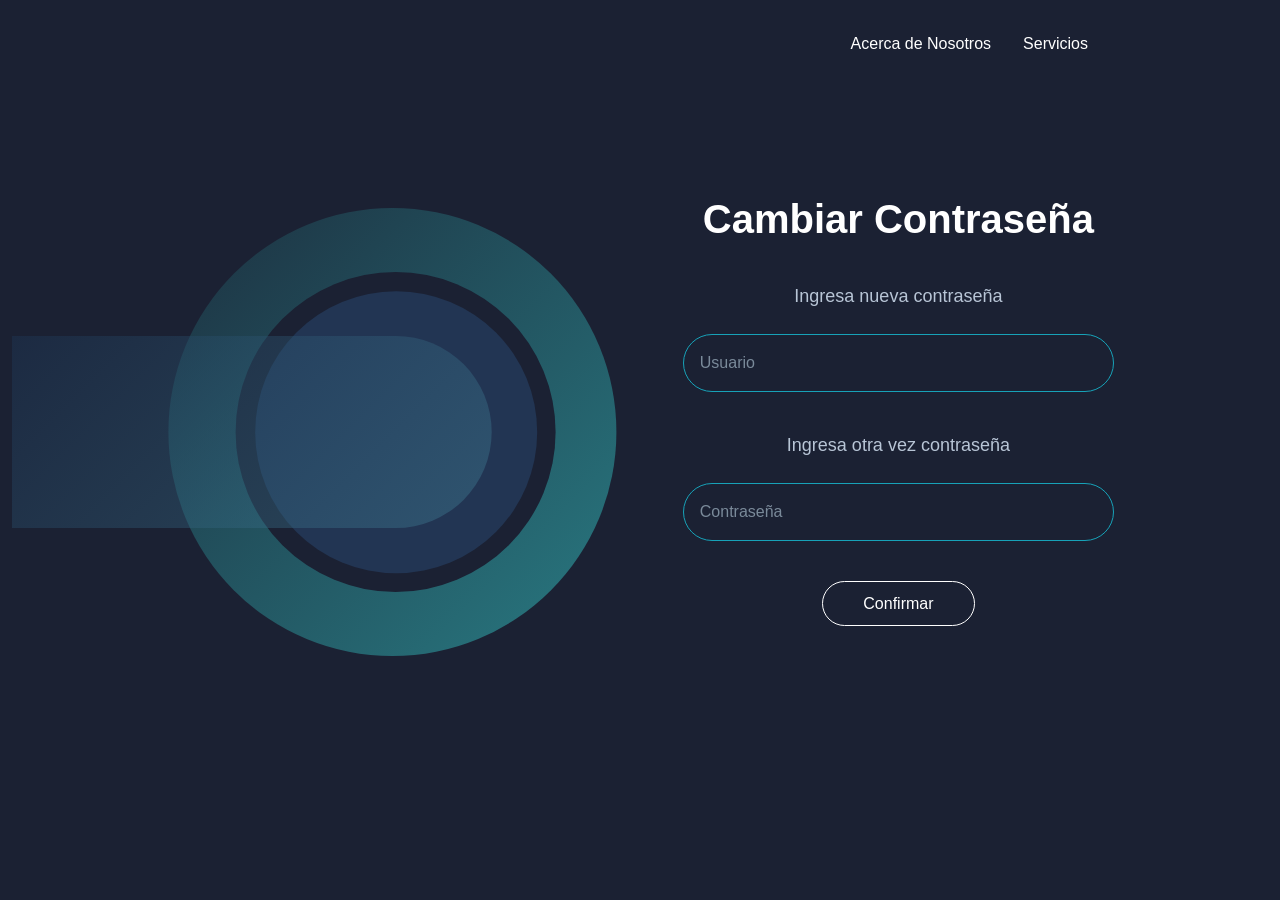
<file: change.html>
<!DOCTYPE html>
<html lang="es">
<head>
  <meta charset="UTF-8">
  <meta name="viewport" content="width=device-width, initial-scale=1.0">
  <title>Iniciar Sesión</title>

  <!-- Bootstrap CSS -->
  <link href="https://cdn.jsdelivr.net/npm/bootstrap@5.3.3/dist/css/bootstrap.min.css" rel="stylesheet">

  <!-- CSS personalizado -->
  <link rel="stylesheet" href="css/style_change.css">
</head>
<body>
  <!-- Navbar -->
  <nav class="navbar">
    <div class="navbar-container">
      <ul class="navbar-links">
        <li><a href="#about">Acerca de Nosotros</a></li>
        <li><a href="#services">Servicios</a></li>
      </ul>
    </div>
  </nav>

  <!-- Main Section -->
  <div class="container-fluid">
    <div class="row">
        <!-- Decorative Circles -->
      <div class="col-xl-6">
        <div class="decoration">
          <div class="circle circle-outer"></div>
          <div class="circle circle-middle"></div>
          <div class="circle circle-inner"></div>
          <div class="circle circle-last"></div>
          <div class="Line line-last"></div>
        </div>
    
      </div>

      <!-- Login Section -->
      <div class="col-xl-6">

        <div class="login-section">
            <h1>Cambiar Contraseña</h1>
            <br>
            <p class="subtitle">Ingresa nueva contraseña</p>
            <div class="input-group">
              <input type="text" id="username" placeholder="Usuario" required>
            </div>
            <br>
            <p class="subtitle">Ingresa otra vez contraseña</p>
            <div class="input-group">
              <input type="password" id="password" placeholder="Contraseña" required>
            </div>
            <br>

            <div class="button-container">
              <a href="index.html">
                <button type="submit">Confirmar</button>
              </a>
            </div>
        
        </div>
      </div>

    </div>

  </div>
</body>
</html>
</file>
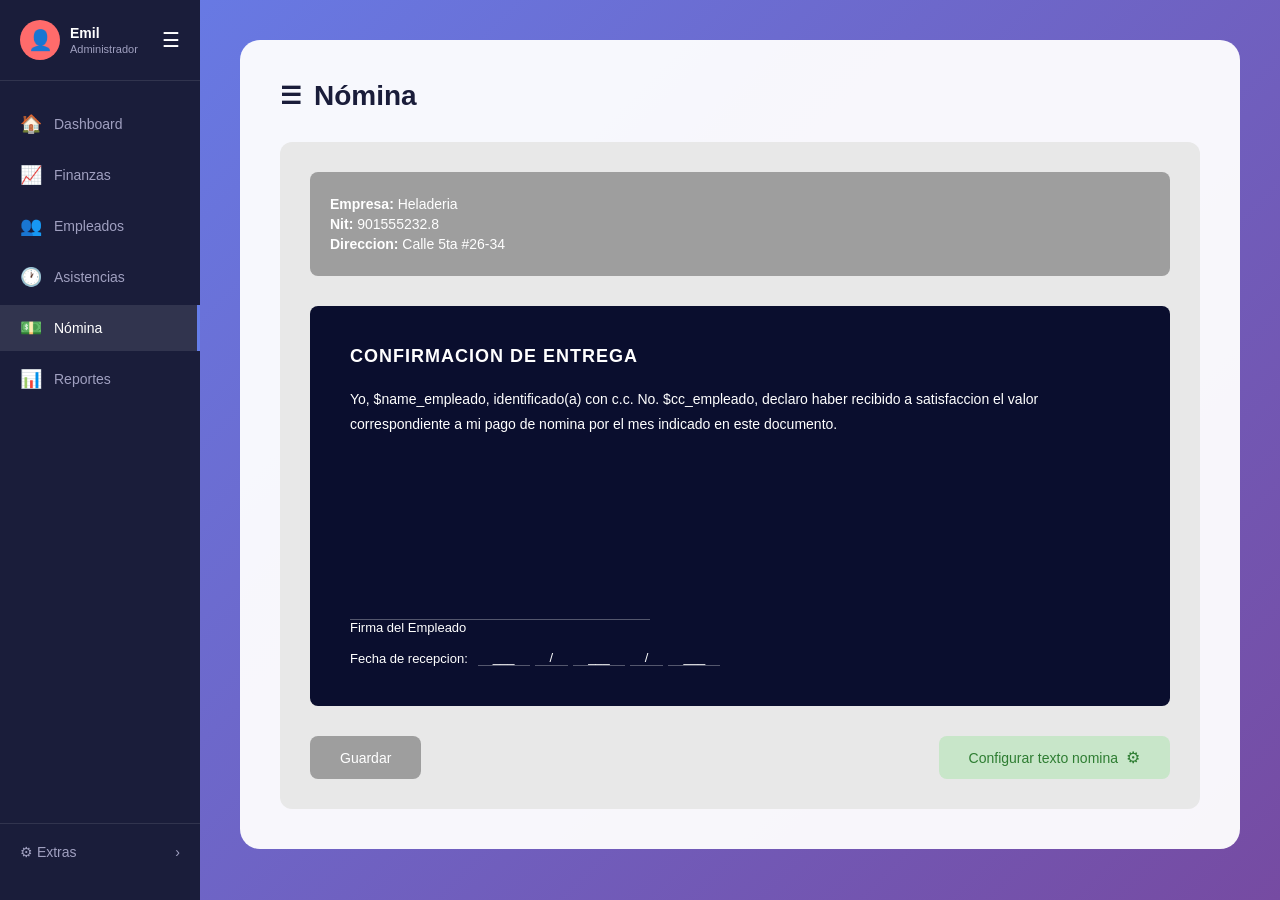
<file: administrador/config_nomina.html>
<!DOCTYPE html>
<html lang="es">
<head>
    <meta charset="UTF-8">
    <meta name="viewport" content="width=device-width, initial-scale=1.0">
    <title>Nómina - Sistema de Asistencias</title>
    <style>
        * {
            margin: 0;
            padding: 0;
            box-sizing: border-box;
        }

        body {
            font-family: -apple-system, BlinkMacSystemFont, 'Segoe UI', Roboto, Oxygen, Ubuntu, Cantarell, sans-serif;
            background: linear-gradient(135deg, #667eea 0%, #764ba2 100%);
            min-height: 100vh;
            display: flex;
        }

        /* Sidebar */
        .sidebar {
            width: 200px;
            background: #1a1d3a;
            color: #fff;
            padding: 20px 0;
            display: flex;
            flex-direction: column;
            position: fixed;
            height: 100vh;
            left: 0;
            top: 0;
        }

        .user-profile {
            display: flex;
            align-items: center;
            padding: 0 20px 20px;
            border-bottom: 1px solid rgba(255, 255, 255, 0.1);
            margin-bottom: 20px;
        }

        .user-avatar {
            width: 40px;
            height: 40px;
            border-radius: 50%;
            background: #ff6b6b;
            display: flex;
            align-items: center;
            justify-content: center;
            font-size: 20px;
            margin-right: 10px;
        }

        .user-info h3 {
            font-size: 14px;
            font-weight: 600;
            margin-bottom: 2px;
        }

        .user-info p {
            font-size: 11px;
            color: #a0a0c0;
        }

        .menu-toggle {
            margin-left: auto;
            background: none;
            border: none;
            color: white;
            font-size: 20px;
            cursor: pointer;
        }

        .nav-menu {
            list-style: none;
            flex: 1;
        }

        .nav-item {
            margin-bottom: 5px;
        }

        .nav-link {
            display: flex;
            align-items: center;
            padding: 12px 20px;
            color: #a0a0c0;
            text-decoration: none;
            transition: all 0.3s;
            font-size: 14px;
        }

        .nav-link:hover {
            background: rgba(255, 255, 255, 0.05);
            color: #fff;
        }

        .nav-link.active {
            background: rgba(255, 255, 255, 0.1);
            color: #fff;
            border-right: 3px solid #667eea;
        }

        .nav-icon {
            margin-right: 12px;
            font-size: 18px;
        }

        .extras-section {
            margin-top: auto;
            padding: 20px;
            border-top: 1px solid rgba(255, 255, 255, 0.1);
        }

        .extras-link {
            display: flex;
            align-items: center;
            justify-content: space-between;
            color: #a0a0c0;
            text-decoration: none;
            font-size: 14px;
        }

        /* Main Content */
        .main-content {
            margin-left: 200px;
            flex: 1;
            padding: 40px;
        }

        .content-wrapper {
            background: rgba(255, 255, 255, 0.95);
            border-radius: 20px;
            padding: 40px;
            max-width: 1200px;
            margin: 0 auto;
        }

        .page-header {
            display: flex;
            align-items: center;
            margin-bottom: 30px;
        }

        .page-header h1 {
            font-size: 28px;
            color: #1a1d3a;
            display: flex;
            align-items: center;
        }

        .page-header h1::before {
            content: '☰';
            margin-right: 12px;
            font-size: 24px;
        }

        /* Document Container */
        .document-container {
            background: #e8e8e8;
            border-radius: 12px;
            padding: 30px;
        }

        .company-info {
            background: #9e9e9e;
            color: white;
            padding: 20px;
            border-radius: 8px;
            margin-bottom: 30px;
        }

        .company-info p {
            margin: 4px 0;
            font-size: 14px;
        }

        /* Document Section */
        .document-section {
            background: #0a0e2e;
            color: white;
            padding: 40px;
            border-radius: 8px;
            min-height: 400px;
            position: relative;
        }

        .document-title {
            font-size: 18px;
            font-weight: 700;
            margin-bottom: 20px;
            letter-spacing: 1px;
        }

        .document-text {
            line-height: 1.8;
            font-size: 14px;
            margin-bottom: 80px;
        }

        .signature-section {
            position: absolute;
            bottom: 40px;
            left: 40px;
            right: 40px;
        }

        .signature-line {
            margin-bottom: 15px;
        }

        .signature-line p {
            font-size: 13px;
            margin-bottom: 5px;
        }

        .line {
            border-bottom: 1px solid rgba(255, 255, 255, 0.3);
            width: 300px;
            margin-top: 60px;
        }

        .date-line {
            display: flex;
            align-items: center;
            gap: 10px;
            font-size: 13px;
        }

        .date-input {
            display: inline-flex;
            gap: 5px;
        }

        .date-input span {
            border-bottom: 1px solid rgba(255, 255, 255, 0.3);
            padding: 0 15px;
        }

        /* Action Buttons */
        .action-buttons {
            display: flex;
            justify-content: space-between;
            margin-top: 30px;
        }

        .btn {
            padding: 12px 30px;
            border: none;
            border-radius: 8px;
            font-size: 14px;
            font-weight: 500;
            cursor: pointer;
            transition: all 0.3s;
            display: flex;
            align-items: center;
            gap: 8px;
        }

        .btn-save {
            background: #9e9e9e;
            color: white;
        }

        .btn-save:hover {
            background: #7e7e7e;
        }

        .btn-configure {
            background: #c8e6c9;
            color: #2e7d32;
        }

        .btn-configure:hover {
            background: #a5d6a7;
        }

        .btn-configure::after {
            content: '⚙';
            font-size: 16px;
        }

        /* Responsive */
        @media (max-width: 768px) {
            .sidebar {
                width: 60px;
            }

            .main-content {
                margin-left: 60px;
                padding: 20px;
            }

            .user-info,
            .nav-text {
                display: none;
            }

            .user-profile {
                justify-content: center;
            }

            .nav-link {
                justify-content: center;
            }

            .nav-icon {
                margin-right: 0;
            }
        }
    </style>
</head>
<body>
    <!-- Sidebar -->
    <aside class="sidebar">
        <div class="user-profile">
            <div class="user-avatar">👤</div>
            <div class="user-info">
                <h3>Emil</h3>
                <p>Administrador</p>
            </div>
            <button class="menu-toggle">☰</button>
        </div>

        <nav>
            <ul class="nav-menu">
                <li class="nav-item">
                    <a href="index.html" class="nav-link">
                        <span class="nav-icon">🏠</span>
                        <span class="nav-text">Dashboard</span>
                    </a>
                </li>
                <li class="nav-item">
                    <a href="#" class="nav-link">
                        <span class="nav-icon">📈</span>
                        <span class="nav-text">Finanzas</span>
                    </a>
                </li>
                <li class="nav-item">
                    <a href="#" class="nav-link">
                        <span class="nav-icon">👥</span>
                        <span class="nav-text">Empleados</span>
                    </a>
                </li>
                <li class="nav-item">
                    <a href="index.html" class="nav-link">
                        <span class="nav-icon">🕐</span>
                        <span class="nav-text">Asistencias</span>
                    </a>
                </li>
                <li class="nav-item">
                    <a href="nomina.html" class="nav-link active">
                        <span class="nav-icon">💵</span>
                        <span class="nav-text">Nómina</span>
                    </a>
                </li>
                <li class="nav-item">
                    <a href="#" class="nav-link">
                        <span class="nav-icon">📊</span>
                        <span class="nav-text">Reportes</span>
                    </a>
                </li>
            </ul>
        </nav>

        <div class="extras-section">
            <a href="#" class="extras-link">
                <span>⚙ Extras</span>
                <span>›</span>
            </a>
        </div>
    </aside>

    <!-- Main Content -->
    <main class="main-content">
        <div class="content-wrapper">
            <div class="page-header">
                <h1>Nómina</h1>
            </div>

            <div class="document-container">
                <!-- Company Info -->
                <div class="company-info">
                    <p><strong>Empresa:</strong> Heladeria</p>
                    <p><strong>Nit:</strong> 901555232.8</p>
                    <p><strong>Direccion:</strong> Calle 5ta #26-34</p>
                </div>

                <!-- Document Section -->
                <div class="document-section">
                    <h2 class="document-title">CONFIRMACION DE ENTREGA</h2>
                    
                    <div class="document-text">
                        <p>Yo, $name_empleado, identificado(a) con c.c. No. $cc_empleado, declaro haber recibido a satisfaccion el valor correspondiente a mi pago de nomina por el mes indicado en este documento.</p>
                    </div>

                    <div class="signature-section">
                        <div class="signature-line">
                            <div class="line"></div>
                            <p>Firma del Empleado</p>
                        </div>

                        <div class="date-line">
                            <span>Fecha de recepcion:</span>
                            <div class="date-input">
                                <span>___</span>
                                <span>/</span>
                                <span>___</span>
                                <span>/</span>
                                <span>___</span>
                            </div>
                        </div>
                    </div>
                </div>

                <!-- Action Buttons -->
                <div class="action-buttons">
                    <button class="btn btn-save" onclick="guardarDocumento()">Guardar</button>
                    <button class="btn btn-configure" onclick="configurarTexto()">Configurar texto nomina</button>
                </div>
            </div>
        </div>
    </main>

    <script>
        function guardarDocumento() {
            alert('Documento guardado exitosamente');
            console.log('[v0] Documento de nómina guardado');
        }

        function configurarTexto() {
            const nuevoTexto = prompt('Ingrese el nuevo texto para la confirmación de entrega:', 
                'Yo, $name_empleado, identificado(a) con c.c. No. $cc_empleado, declaro haber recibido a satisfaccion el valor correspondiente a mi pago de nomina por el mes indicado en este documento.');
            
            if (nuevoTexto !== null) {
                document.querySelector('.document-text p').textContent = nuevoTexto;
                console.log('[v0] Texto de nómina actualizado');
                alert('Texto actualizado correctamente');
            }
        }

        // Toggle sidebar on mobile
        document.querySelector('.menu-toggle').addEventListener('click', function() {
            document.querySelector('.sidebar').classList.toggle('collapsed');
        });
    </script>
</body>
</html>
</file>
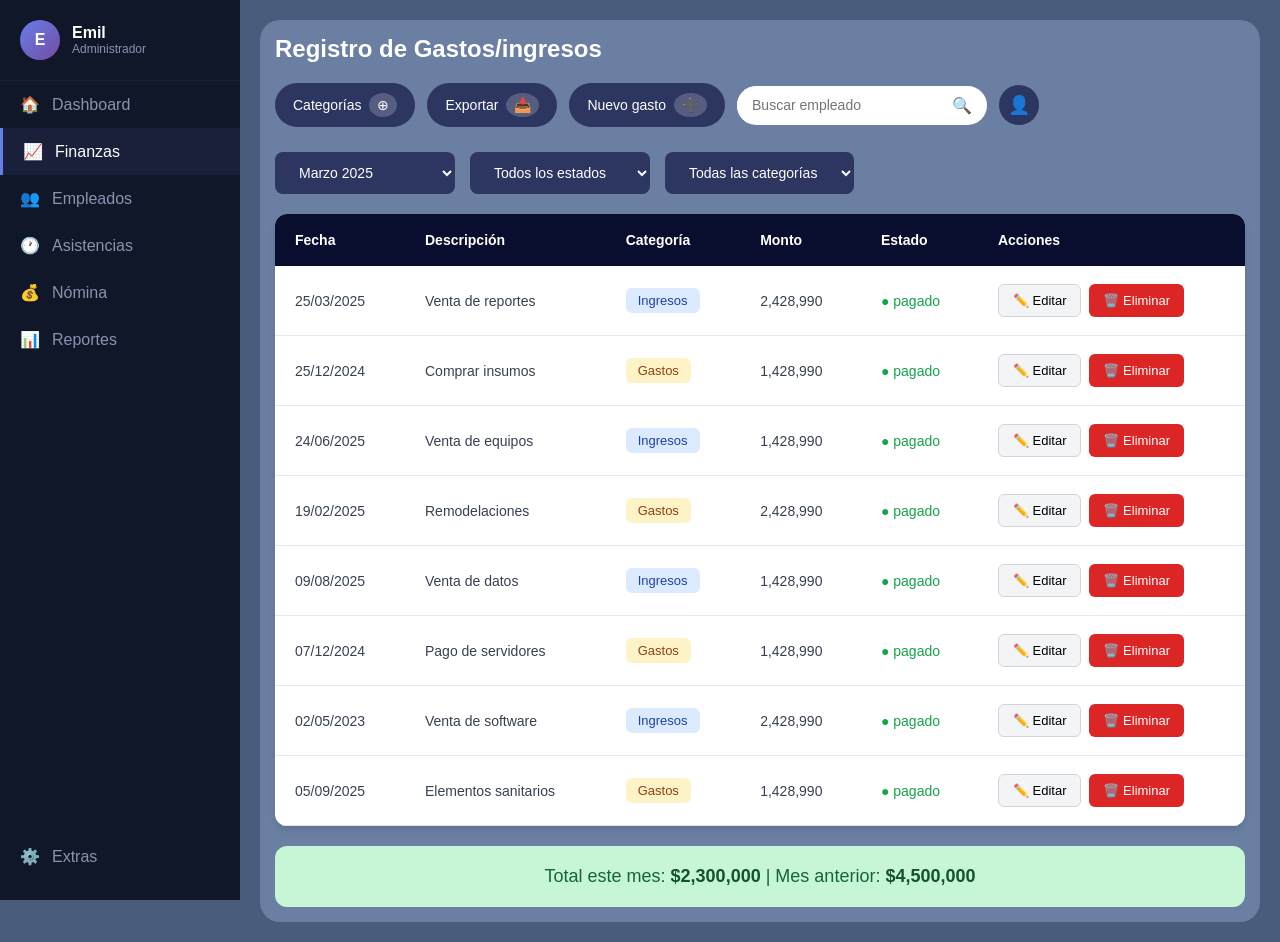
<file: administrador/gestor_finanzas.html>
<!DOCTYPE html>
<html lang="es">
<head>
    <meta charset="UTF-8">
    <meta name="viewport" content="width=device-width, initial-scale=1.0">
    <title>Dashboard - Registro de Gastos/Ingresos</title>
    <link rel="stylesheet" href="../css/style_finanzas.css">
</head>
<body>
    <!-- Sidebar -->
    <aside class="sidebar" id="sidebar">
        <div class="sidebar-header">
            <div class="avatar">E</div>
            <div class="user-info">
                <h3>Emil</h3>
                <p>Administrador</p>
            </div>
            
        </div>
        
        <nav>
            <div class="menu-item" id="Dashboard">
                <span>🏠</span>
                <span>Dashboard</span>
            </div>

            <div class="menu-item active" id="Finanzas" >  
                    <span>📈</span>
                    <span>Finanzas</span>
            </div>
            <div class="menu-item" id="Empleados">
                <span>👥</span>
                <span>Empleados</span>
            </div>
            <div class="menu-item" id="Asistencia">
                <span>🕐</span>
                <span>Asistencias</span>
            </div>
            <div class="menu-item" id="Nomina">
                <span>💰</span>
                <span>Nómina</span>
            </div>
            <div class="menu-item" id="Reportes">
                <span>📊</span>
                <span>Reportes</span>
            </div>
        </nav>

        <div style="position: absolute; bottom: 20px; width: 100%;" id="Extras">
            <div class="menu-item">
                <span>⚙️</span>
                <span>Extras</span>
            </div>
        </div>
    </aside>

    <!-- Main Content -->
    <main class="main-content">
        <div class="content-wrapper">
            <!-- Header -->
            <header class="page-header">
                <h1 class="page-title">
                     Registro de Gastos/ingresos
                </h1>
                <div class="header-actions">
                    <button class="btn btn-secondary">
                        <span>Categorías</span>
                        <span class="badge">⊕</span>
                    </button>
                    <button class="btn btn-secondary">
                        <span>Exportar</span>
                        <span class="badge">📥</span>
                    </button>
                    <button class="btn btn-primary">
                        <span>Nuevo gasto</span>
                        <span class="badge">➕</span>
                    </button>
                    <div class="search-box">
                        <input type="text" placeholder="Buscar empleado" />
                        <button class="search-btn">🔍</button>
                    </div>
                    <button class="user-btn">👤</button>
                </div>
            </header>

            <!-- Filters -->
            <div class="filters">
                <select class="filter-select">
                    <option>Marzo 2025</option>
                    <option>Abril 2025</option>
                    <option>Mayo 2025</option>
                </select>
                <select class="filter-select">
                    <option>Todos los estados</option>
                    <option>Pagado</option>
                    <option>Pendiente</option>
                </select>
                <select class="filter-select">
                    <option>Todas las categorías</option>
                    <option>Ingresos</option>
                    <option>Gastos</option>
                </select>
            </div>

            <!-- Data Table -->
            <div class="table-container">
                <table class="data-table">
                    <thead>
                        <tr>
                            <th>Fecha</th>
                            <th>Descripción</th>
                            <th>Categoría</th>
                            <th>Monto</th>
                            <th>Estado</th>
                            <th>Acciones</th>
                        </tr>
                    </thead>
                        <tbody id="tabla-finanzas">
                        <!-- Los datos se cargan desde JS -->
                        </tbody>
                </table>
            </div>

            <!-- Summary Footer -->
            <div class="summary-footer">
                <div class="summary-text">
                    Total este mes: <strong>$2,300,000</strong> | Mes anterior: <strong>$4,500,000</strong>
                </div>
            </div>
        </div>
    </main>
    <script src="../js/finanzas_admin.js"></script>
</body>
</html>
</file>
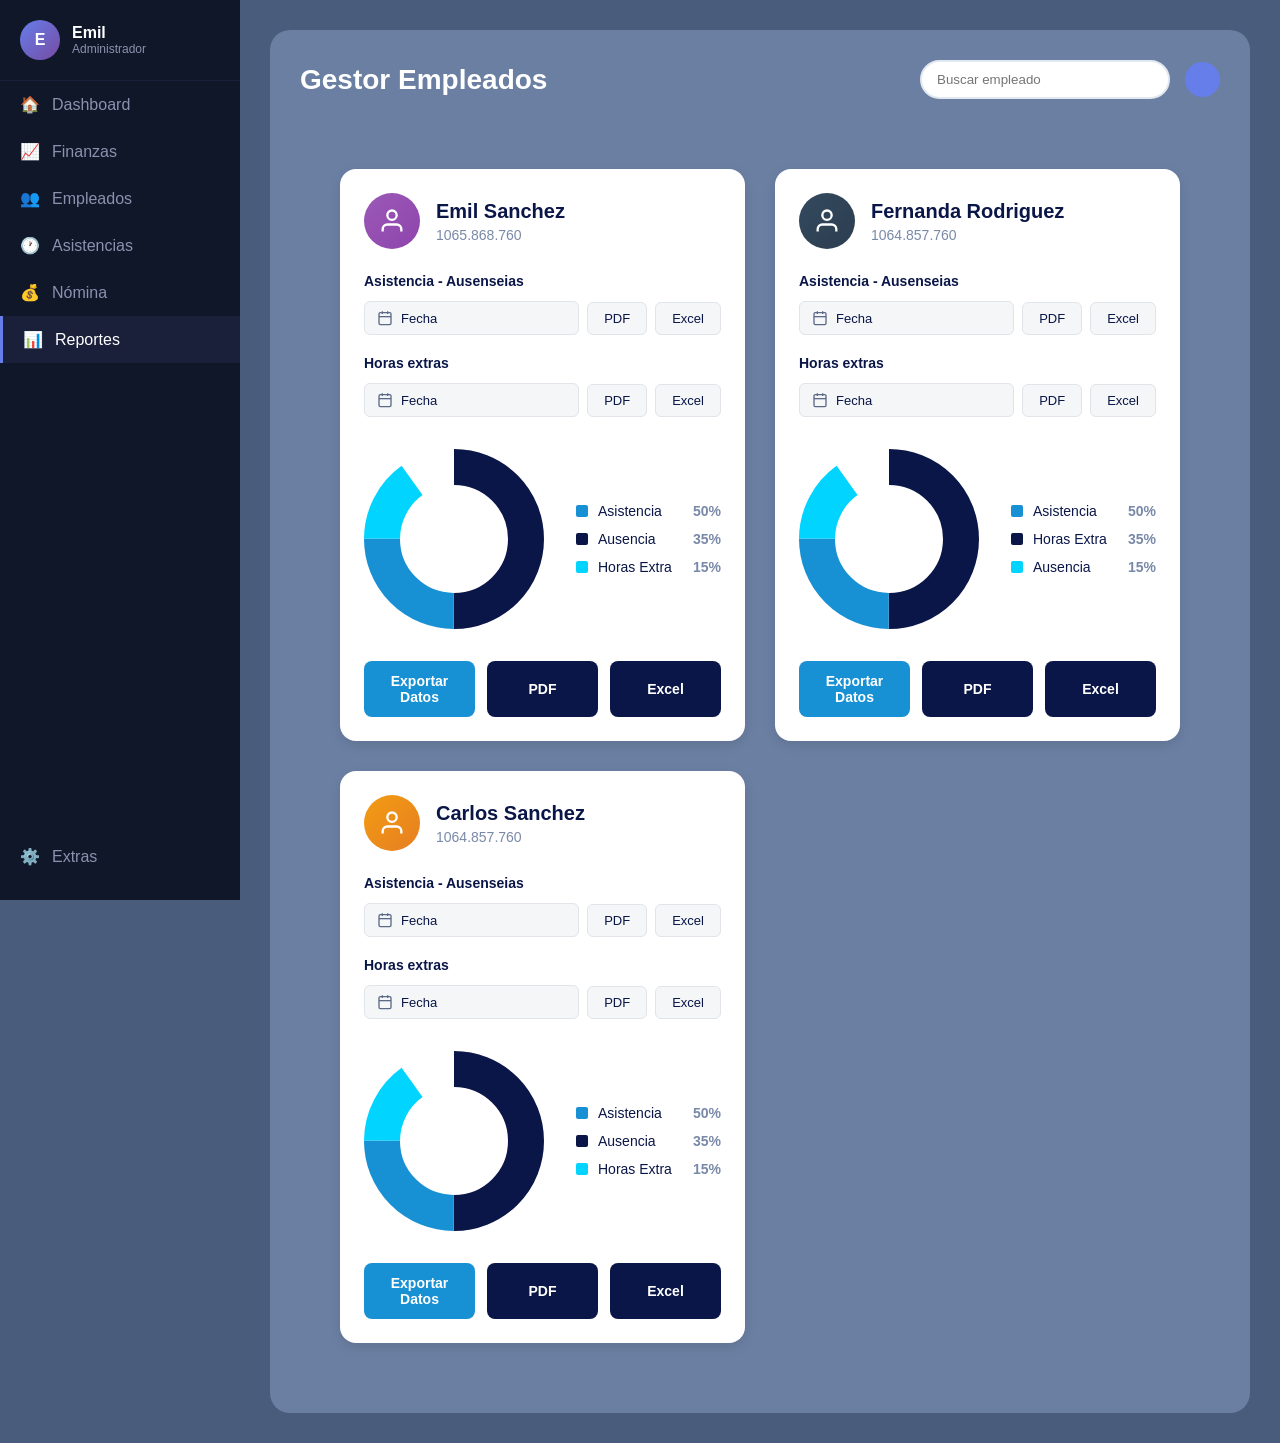
<file: administrador/gestor_reportes.html>
<!DOCTYPE html>
<html lang="es">
<head>
    <meta charset="UTF-8">
    <meta name="viewport" content="width=device-width, initial-scale=1.0">
    <title>Módulo Reportes - Sistema de Asistencias</title>
    <link rel="stylesheet" href="../css/style_reportes.css">
</head>
<body>
    
       <!-- Sidebar -->
    <aside class="sidebar" id="sidebar">
        <div class="sidebar-header">
            <div class="avatar">E</div>
            <div class="user-info">
                <h3>Emil</h3>
                <p>Administrador</p>
            </div>
        </div>
        <nav>
            <div class="menu-item " id="Dashboard">
                <span>🏠</span>
                <span>Dashboard</span>
            </div>

            <div class="menu-item" id="Finanzas" >  
                    <span>📈</span>
                    <span>Finanzas</span>
            </div>
            <div class="menu-item " id="Empleados">
                <span>👥</span>
                <span>Empleados</span>
            </div>
            <div class="menu-item" id="Asistencia">
                <span>🕐</span>
                <span>Asistencias</span>
            </div>
            <div class="menu-item" id="Nomina">
                <span>💰</span>
                <span>Nómina</span>
            </div>
            <div class="menu-item active" id="Reportes">
                <span>📊</span>
                <span>Reportes</span>
            </div>
        </nav>

        <div style="position: absolute; bottom: 20px; width: 100%;" id="Extras">
            <div class="menu-item">
                <span>⚙️</span>
                <span>Extras</span>
            </div>
        </div>
    </aside>

    <!-- Main Content -->
     <div class="main-content">
        <div class="content-wrapper">  
        
                <div class="header">
                    <h1 class="header-title">
                        Gestor Empleados
                    </h1>
                    <div class="header-actions">
                        <div class="search-box">
                            <input type="text" placeholder="Buscar empleado" id="searchInput" onkeyup="buscarEmpleado()">
                            <i class="fas fa-search"></i>
                        </div>
                        <div class="user-icon">
                            <i class="fas fa-user"></i>
                        </div>
                    </div>
                </div>

            <div class="reports-grid">
                <!-- Report Card 1 - Emil Sanchez -->
                <div class="report-card" data-employee="Emil Sanchez">
                    <div class="card-header">
                        <div class="employee-avatar" style="background: linear-gradient(135deg, #9b59b6, #8e44ad);">
                            <svg viewBox="0 0 24 24" fill="none" stroke="currentColor" stroke-width="2">
                                <path d="M20 21v-2a4 4 0 0 0-4-4H8a4 4 0 0 0-4 4v2"></path>
                                <circle cx="12" cy="7" r="4"></circle>
                            </svg>
                        </div>
                        <div class="employee-info">
                            <h2 class="employee-name">Emil Sanchez</h2>
                            <p class="employee-id">1065.868.760</p>
                        </div>
                    </div>

                    <div class="report-section">
                        <h3 class="section-title">Asistencia - Ausenseias</h3>
                        <div class="export-controls">
                            <button class="date-picker-btn">
                                <svg viewBox="0 0 24 24" fill="none" stroke="currentColor" stroke-width="2">
                                    <rect x="3" y="4" width="18" height="18" rx="2" ry="2"></rect>
                                    <line x1="16" y1="2" x2="16" y2="6"></line>
                                    <line x1="8" y1="2" x2="8" y2="6"></line>
                                    <line x1="3" y1="10" x2="21" y2="10"></line>
                                </svg>
                                <span>Fecha</span>
                            </button>
                            <button class="export-btn small">PDF</button>
                            <button class="export-btn small">Excel</button>
                        </div>
                    </div>

                    <div class="report-section">
                        <h3 class="section-title">Horas extras</h3>
                        <div class="export-controls">
                            <button class="date-picker-btn">
                                <svg viewBox="0 0 24 24" fill="none" stroke="currentColor" stroke-width="2">
                                    <rect x="3" y="4" width="18" height="18" rx="2" ry="2"></rect>
                                    <line x1="16" y1="2" x2="16" y2="6"></line>
                                    <line x1="8" y1="2" x2="8" y2="6"></line>
                                    <line x1="3" y1="10" x2="21" y2="10"></line>
                                </svg>
                                <span>Fecha</span>
                            </button>
                            <button class="export-btn small">PDF</button>
                            <button class="export-btn small">Excel</button>
                        </div>
                    </div>

                    <div class="chart-container">
                        <svg class="donut-chart" viewBox="0 0 200 200">
                            <circle class="donut-segment" cx="100" cy="100" r="80" fill="none" stroke="#0a1647" stroke-width="40"
                                stroke-dasharray="251.2 251.2" transform="rotate(-90 100 100)"></circle>
                            <circle class="donut-segment" cx="100" cy="100" r="80" fill="none" stroke="#1890d4" stroke-width="40"
                                stroke-dasharray="125.6 376.8" stroke-dashoffset="-251.2" transform="rotate(-90 100 100)"></circle>
                            <circle class="donut-segment" cx="100" cy="100" r="80" fill="none" stroke="#00d4ff" stroke-width="40"
                                stroke-dasharray="75.36 427.04" stroke-dashoffset="-376.8" transform="rotate(-90 100 100)"></circle>
                        </svg>
                        <div class="chart-legend">
                            <div class="legend-item">
                                <span class="legend-color" style="background: #1890d4;"></span>
                                <span class="legend-label">Asistencia</span>
                                <span class="legend-value">50%</span>
                            </div>
                            <div class="legend-item">
                                <span class="legend-color" style="background: #0a1647;"></span>
                                <span class="legend-label">Ausencia</span>
                                <span class="legend-value">35%</span>
                            </div>
                            <div class="legend-item">
                                <span class="legend-color" style="background: #00d4ff;"></span>
                                <span class="legend-label">Horas Extra</span>
                                <span class="legend-value">15%</span>
                            </div>
                        </div>
                    </div>

                    <div class="card-actions">
                        <button class="btn btn-primary">Exportar Datos</button>
                        <button class="btn btn-secondary">PDF</button>
                        <button class="btn btn-secondary">Excel</button>
                    </div>
                </div>

                <!-- Report Card 2 - Fernanda Rodriguez -->
                <div class="report-card" data-employee="Fernanda Rodriguez">
                    <div class="card-header">
                        <div class="employee-avatar" style="background: linear-gradient(135deg, #34495e, #2c3e50);">
                            <svg viewBox="0 0 24 24" fill="none" stroke="currentColor" stroke-width="2">
                                <path d="M20 21v-2a4 4 0 0 0-4-4H8a4 4 0 0 0-4 4v2"></path>
                                <circle cx="12" cy="7" r="4"></circle>
                            </svg>
                        </div>
                        <div class="employee-info">
                            <h2 class="employee-name">Fernanda Rodriguez</h2>
                            <p class="employee-id">1064.857.760</p>
                        </div>
                    </div>

                    <div class="report-section">
                        <h3 class="section-title">Asistencia - Ausenseias</h3>
                        <div class="export-controls">
                            <button class="date-picker-btn">
                                <svg viewBox="0 0 24 24" fill="none" stroke="currentColor" stroke-width="2">
                                    <rect x="3" y="4" width="18" height="18" rx="2" ry="2"></rect>
                                    <line x1="16" y1="2" x2="16" y2="6"></line>
                                    <line x1="8" y1="2" x2="8" y2="6"></line>
                                    <line x1="3" y1="10" x2="21" y2="10"></line>
                                </svg>
                                <span>Fecha</span>
                            </button>
                            <button class="export-btn small">PDF</button>
                            <button class="export-btn small">Excel</button>
                        </div>
                    </div>

                    <div class="report-section">
                        <h3 class="section-title">Horas extras</h3>
                        <div class="export-controls">
                            <button class="date-picker-btn">
                                <svg viewBox="0 0 24 24" fill="none" stroke="currentColor" stroke-width="2">
                                    <rect x="3" y="4" width="18" height="18" rx="2" ry="2"></rect>
                                    <line x1="16" y1="2" x2="16" y2="6"></line>
                                    <line x1="8" y1="2" x2="8" y2="6"></line>
                                    <line x1="3" y1="10" x2="21" y2="10"></line>
                                </svg>
                                <span>Fecha</span>
                            </button>
                            <button class="export-btn small">PDF</button>
                            <button class="export-btn small">Excel</button>
                        </div>
                    </div>

                    <div class="chart-container">
                        <svg class="donut-chart" viewBox="0 0 200 200">
                            <circle class="donut-segment" cx="100" cy="100" r="80" fill="none" stroke="#0a1647" stroke-width="40"
                                stroke-dasharray="251.2 251.2" transform="rotate(-90 100 100)"></circle>
                            <circle class="donut-segment" cx="100" cy="100" r="80" fill="none" stroke="#1890d4" stroke-width="40"
                                stroke-dasharray="125.6 376.8" stroke-dashoffset="-251.2" transform="rotate(-90 100 100)"></circle>
                            <circle class="donut-segment" cx="100" cy="100" r="80" fill="none" stroke="#00d4ff" stroke-width="40"
                                stroke-dasharray="75.36 427.04" stroke-dashoffset="-376.8" transform="rotate(-90 100 100)"></circle>
                        </svg>
                        <div class="chart-legend">
                            <div class="legend-item">
                                <span class="legend-color" style="background: #1890d4;"></span>
                                <span class="legend-label">Asistencia</span>
                                <span class="legend-value">50%</span>
                            </div>
                            <div class="legend-item">
                                <span class="legend-color" style="background: #0a1647;"></span>
                                <span class="legend-label">Horas Extra</span>
                                <span class="legend-value">35%</span>
                            </div>
                            <div class="legend-item">
                                <span class="legend-color" style="background: #00d4ff;"></span>
                                <span class="legend-label">Ausencia</span>
                                <span class="legend-value">15%</span>
                            </div>
                        </div>
                    </div>

                    <div class="card-actions">
                        <button class="btn btn-primary">Exportar Datos</button>
                        <button class="btn btn-secondary">PDF</button>
                        <button class="btn btn-secondary">Excel</button>
                    </div>
                </div>

                <!-- Report Card 3 - Carlos Sanchez -->
                <div class="report-card" data-employee="Carlos Sanchez">
                    <div class="card-header">
                        <div class="employee-avatar" style="background: linear-gradient(135deg, #f39c12, #e67e22);">
                            <svg viewBox="0 0 24 24" fill="none" stroke="currentColor" stroke-width="2">
                                <path d="M20 21v-2a4 4 0 0 0-4-4H8a4 4 0 0 0-4 4v2"></path>
                                <circle cx="12" cy="7" r="4"></circle>
                            </svg>
                        </div>
                        <div class="employee-info">
                            <h2 class="employee-name">Carlos Sanchez</h2>
                            <p class="employee-id">1064.857.760</p>
                        </div>
                    </div>

                    <div class="report-section">
                        <h3 class="section-title">Asistencia - Ausenseias</h3>
                        <div class="export-controls">
                            <button class="date-picker-btn">
                                <svg viewBox="0 0 24 24" fill="none" stroke="currentColor" stroke-width="2">
                                    <rect x="3" y="4" width="18" height="18" rx="2" ry="2"></rect>
                                    <line x1="16" y1="2" x2="16" y2="6"></line>
                                    <line x1="8" y1="2" x2="8" y2="6"></line>
                                    <line x1="3" y1="10" x2="21" y2="10"></line>
                                </svg>
                                <span>Fecha</span>
                            </button>
                            <button class="export-btn small">PDF</button>
                            <button class="export-btn small">Excel</button>
                        </div>
                    </div>

                    <div class="report-section">
                        <h3 class="section-title">Horas extras</h3>
                        <div class="export-controls">
                            <button class="date-picker-btn">
                                <svg viewBox="0 0 24 24" fill="none" stroke="currentColor" stroke-width="2">
                                    <rect x="3" y="4" width="18" height="18" rx="2" ry="2"></rect>
                                    <line x1="16" y1="2" x2="16" y2="6"></line>
                                    <line x1="8" y1="2" x2="8" y2="6"></line>
                                    <line x1="3" y1="10" x2="21" y2="10"></line>
                                </svg>
                                <span>Fecha</span>
                            </button>
                            <button class="export-btn small">PDF</button>
                            <button class="export-btn small">Excel</button>
                        </div>
                    </div>

                    <div class="chart-container">
                        <svg class="donut-chart" viewBox="0 0 200 200">
                            <circle class="donut-segment" cx="100" cy="100" r="80" fill="none" stroke="#0a1647" stroke-width="40"
                                stroke-dasharray="251.2 251.2" transform="rotate(-90 100 100)"></circle>
                            <circle class="donut-segment" cx="100" cy="100" r="80" fill="none" stroke="#1890d4" stroke-width="40"
                                stroke-dasharray="125.6 376.8" stroke-dashoffset="-251.2" transform="rotate(-90 100 100)"></circle>
                            <circle class="donut-segment" cx="100" cy="100" r="80" fill="none" stroke="#00d4ff" stroke-width="40"
                                stroke-dasharray="75.36 427.04" stroke-dashoffset="-376.8" transform="rotate(-90 100 100)"></circle>
                        </svg>
                        <div class="chart-legend">
                            <div class="legend-item">
                                <span class="legend-color" style="background: #1890d4;"></span>
                                <span class="legend-label">Asistencia</span>
                                <span class="legend-value">50%</span>
                            </div>
                            <div class="legend-item">
                                <span class="legend-color" style="background: #0a1647;"></span>
                                <span class="legend-label">Ausencia</span>
                                <span class="legend-value">35%</span>
                            </div>
                            <div class="legend-item">
                                <span class="legend-color" style="background: #00d4ff;"></span>
                                <span class="legend-label">Horas Extra</span>
                                <span class="legend-value">15%</span>
                            </div>
                        </div>
                    </div>

                    <div class="card-actions">
                        <button class="btn btn-primary">Exportar Datos</button>
                        <button class="btn btn-secondary">PDF</button>
                        <button class="btn btn-secondary">Excel</button>
                    </div>
                </div>
            </div>
        
        </div>
    </div>

    <script src="../js/reportes_admin.js"></script>
</body>
</html>
</file>
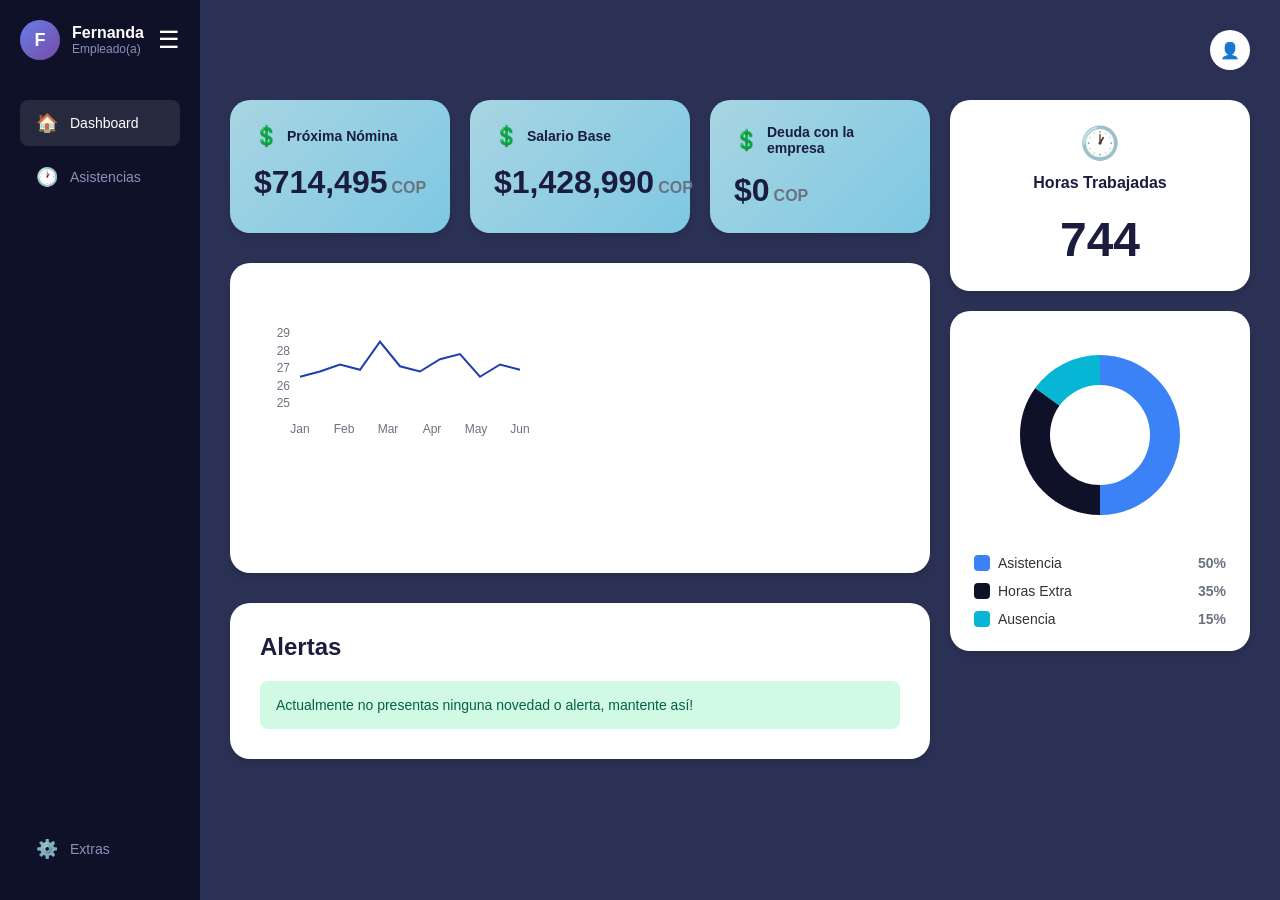
<file: empleado/dashboard_user.html>
<!DOCTYPE html>
<html lang="es">
<head>
    <meta charset="UTF-8">
    <meta name="viewport" content="width=device-width, initial-scale=1.0">
    <title>Dashboard - Empleado</title>
    <style>
        * {
            margin: 0;
            padding: 0;
            box-sizing: border-box;
        }

        body {
            font-family: -apple-system, BlinkMacSystemFont, 'Segoe UI', Roboto, 'Helvetica Neue', Arial, sans-serif;
            background: #1a1d3d;
            color: #333;
            overflow-x: hidden;
        }

        .container {
            display: flex;
            min-height: 100vh;
        }

        /* Sidebar */
        .sidebar {
            width: 200px;
            background: #0f1129;
            padding: 20px;
            display: flex;
            flex-direction: column;
            position: fixed;
            height: 100vh;
            left: 0;
            top: 0;
        }

        .user-profile {
            display: flex;
            align-items: center;
            gap: 12px;
            margin-bottom: 40px;
            color: white;
        }

        .user-avatar {
            width: 40px;
            height: 40px;
            border-radius: 50%;
            background: linear-gradient(135deg, #667eea 0%, #764ba2 100%);
            display: flex;
            align-items: center;
            justify-content: center;
            font-weight: bold;
            font-size: 18px;
        }

        .user-info h3 {
            font-size: 16px;
            font-weight: 600;
        }

        .user-info p {
            font-size: 12px;
            color: #8b92b8;
        }

        .menu-toggle {
            margin-left: auto;
            background: none;
            border: none;
            color: white;
            font-size: 24px;
            cursor: pointer;
        }

        .nav-menu {
            list-style: none;
            flex: 1;
        }

        .nav-item {
            margin-bottom: 8px;
        }

        .nav-link {
            display: flex;
            align-items: center;
            gap: 12px;
            padding: 12px 16px;
            color: #8b92b8;
            text-decoration: none;
            border-radius: 8px;
            transition: all 0.3s;
            font-size: 14px;
        }

        .nav-link:hover {
            background: rgba(255, 255, 255, 0.05);
            color: white;
        }

        .nav-link.active {
            background: rgba(255, 255, 255, 0.1);
            color: white;
        }

        .nav-icon {
            font-size: 18px;
        }

        /* Main Content */
        .main-content {
            flex: 1;
            margin-left: 200px;
            padding: 30px;
            background: #2a3154;
        }

        .header {
            display: flex;
            justify-content: flex-end;
            margin-bottom: 30px;
        }

        .user-icon {
            width: 40px;
            height: 40px;
            border-radius: 50%;
            background: white;
            display: flex;
            align-items: center;
            justify-content: center;
            cursor: pointer;
        }

        /* Cards Grid */
        .cards-grid {
            display: grid;
            grid-template-columns: repeat(auto-fit, minmax(200px, 1fr));
            gap: 20px;
            margin-bottom: 30px;
        }

        .card {
            background: white;
            border-radius: 20px;
            padding: 24px;
            box-shadow: 0 4px 6px rgba(0, 0, 0, 0.1);
        }

        .card-header {
            display: flex;
            align-items: center;
            gap: 8px;
            margin-bottom: 16px;
            color: #1a1d3d;
            font-size: 14px;
            font-weight: 600;
        }

        .card-icon {
            font-size: 20px;
            color: #3b82f6;
        }

        .card-value {
            font-size: 32px;
            font-weight: bold;
            color: #1a1d3d;
        }

        .card-currency {
            font-size: 16px;
            color: #6b7280;
            margin-left: 4px;
        }

        .card-gradient {
            background: linear-gradient(135deg, #a8d5e2 0%, #7ec8e3 100%);
        }

        /* Chart Card */
        .chart-card {
            background: white;
            border-radius: 20px;
            padding: 30px;
            margin-bottom: 30px;
            box-shadow: 0 4px 6px rgba(0, 0, 0, 0.1);
        }

        .chart-container {
            width: 100%;
            height: 250px;
            position: relative;
        }

        /* Alerts Card */
        .alerts-card {
            background: white;
            border-radius: 20px;
            padding: 30px;
            margin-bottom: 30px;
            box-shadow: 0 4px 6px rgba(0, 0, 0, 0.1);
        }

        .alerts-title {
            font-size: 24px;
            font-weight: bold;
            margin-bottom: 20px;
            color: #1a1d3d;
        }

        .alert-message {
            background: #d1fae5;
            color: #065f46;
            padding: 16px;
            border-radius: 8px;
            font-size: 14px;
        }

        /* Right Column */
        .right-column {
            display: flex;
            flex-direction: column;
            gap: 20px;
        }

        .hours-card {
            background: white;
            border-radius: 20px;
            padding: 24px;
            text-align: center;
            box-shadow: 0 4px 6px rgba(0, 0, 0, 0.1);
        }

        .hours-icon {
            font-size: 32px;
            margin-bottom: 12px;
        }

        .hours-title {
            font-size: 16px;
            font-weight: 600;
            margin-bottom: 20px;
            color: #1a1d3d;
        }

        .hours-value {
            font-size: 48px;
            font-weight: bold;
            color: #1a1d3d;
        }

        /* Donut Chart */
        .donut-card {
            background: white;
            border-radius: 20px;
            padding: 24px;
            box-shadow: 0 4px 6px rgba(0, 0, 0, 0.1);
        }

        .donut-container {
            display: flex;
            justify-content: center;
            margin-bottom: 20px;
        }

        .legend {
            display: flex;
            flex-direction: column;
            gap: 12px;
        }

        .legend-item {
            display: flex;
            align-items: center;
            justify-content: space-between;
            font-size: 14px;
        }

        .legend-label {
            display: flex;
            align-items: center;
            gap: 8px;
        }

        .legend-color {
            width: 16px;
            height: 16px;
            border-radius: 4px;
        }

        .legend-percentage {
            color: #6b7280;
            font-weight: 600;
        }

        /* Layout */
        .dashboard-layout {
            display: grid;
            grid-template-columns: 1fr 300px;
            gap: 20px;
        }

        @media (max-width: 1024px) {
            .dashboard-layout {
                grid-template-columns: 1fr;
            }
        }

        @media (max-width: 768px) {
            .sidebar {
                width: 60px;
            }

            .main-content {
                margin-left: 60px;
            }

            .user-info, .nav-text {
                display: none;
            }

            .cards-grid {
                grid-template-columns: 1fr;
            }
        }
    </style>
</head>
<body>
    <div class="container">
        <!-- Sidebar -->
        <aside class="sidebar">
            <div class="user-profile">
                <div class="user-avatar">F</div>
                <div class="user-info">
                    <h3>Fernanda</h3>
                    <p>Empleado(a)</p>
                </div>
                <button class="menu-toggle">☰</button>
            </div>

            <nav>
                <ul class="nav-menu">
                    <li class="nav-item">
                        <a href="#" class="nav-link active">
                            <span class="nav-icon">🏠</span>
                            <span class="nav-text">Dashboard</span>
                        </a>
                    </li>
                    <li class="nav-item">
                        <a href="#" class="nav-link">
                            <span class="nav-icon">🕐</span>
                            <span class="nav-text">Asistencias</span>
                        </a>
                    </li>
                </ul>
            </nav>

            <div class="nav-item" style="margin-top: auto;">
                <a href="#" class="nav-link">
                    <span class="nav-icon">⚙️</span>
                    <span class="nav-text">Extras</span>
                </a>
            </div>
        </aside>

        <!-- Main Content -->
        <main class="main-content">
            <div class="header">
                <div class="user-icon">👤</div>
            </div>

            <div class="dashboard-layout">
                <div class="left-column">
                    <!-- Top Cards -->
                    <div class="cards-grid">
                        <div class="card card-gradient">
                            <div class="card-header">
                                <span class="card-icon">💲</span>
                                <span>Próxima Nómina</span>
                            </div>
                            <div class="card-value">
                                $714,495<span class="card-currency">COP</span>
                            </div>
                        </div>

                        <div class="card card-gradient">
                            <div class="card-header">
                                <span class="card-icon">💲</span>
                                <span>Salario Base</span>
                            </div>
                            <div class="card-value">
                                $1,428,990<span class="card-currency">COP</span>
                            </div>
                        </div>

                        <div class="card card-gradient">
                            <div class="card-header">
                                <span class="card-icon">💲</span>
                                <span>Deuda con la empresa</span>
                            </div>
                            <div class="card-value">
                                $0<span class="card-currency">COP</span>
                            </div>
                        </div>
                    </div>

                    <!-- Chart -->
                    <div class="chart-card">
                        <div class="chart-container">
                            <canvas id="lineChart"></canvas>
                        </div>
                    </div>

                    <!-- Alerts -->
                    <div class="alerts-card">
                        <h2 class="alerts-title">Alertas</h2>
                        <div class="alert-message">
                            Actualmente no presentas ninguna novedad o alerta, mantente así!
                        </div>
                    </div>
                </div>

                <div class="right-column">
                    <!-- Hours Card -->
                    <div class="hours-card">
                        <div class="hours-icon">🕐</div>
                        <div class="hours-title">Horas Trabajadas</div>
                        <div class="hours-value">744</div>
                    </div>

                    <!-- Donut Chart -->
                    <div class="donut-card">
                        <div class="donut-container">
                            <canvas id="donutChart" width="200" height="200"></canvas>
                        </div>
                        <div class="legend">
                            <div class="legend-item">
                                <div class="legend-label">
                                    <div class="legend-color" style="background: #3b82f6;"></div>
                                    <span>Asistencia</span>
                                </div>
                                <span class="legend-percentage">50%</span>
                            </div>
                            <div class="legend-item">
                                <div class="legend-label">
                                    <div class="legend-color" style="background: #0f1129;"></div>
                                    <span>Horas Extra</span>
                                </div>
                                <span class="legend-percentage">35%</span>
                            </div>
                            <div class="legend-item">
                                <div class="legend-label">
                                    <div class="legend-color" style="background: #06b6d4;"></div>
                                    <span>Ausencia</span>
                                </div>
                                <span class="legend-percentage">15%</span>
                            </div>
                        </div>
                    </div>
                </div>
            </div>
        </main>
    </div>

    <script>
        // Line Chart
        const lineCanvas = document.getElementById('lineChart');
        const lineCtx = lineCanvas.getContext('2d');
        
        // Set canvas size
        lineCanvas.width = lineCanvas.offsetWidth;
        lineCanvas.height = lineCanvas.offsetHeight;

        const lineData = [26.5, 26.8, 27.2, 26.9, 28.5, 27.1, 26.8, 27.5, 27.8, 26.5, 27.2, 26.9];
        const months = ['Jan', 'Feb', 'Mar', 'Apr', 'May', 'Jun'];
        
        function drawLineChart() {
            const padding = 40;
            const width = lineCanvas.width - padding * 2;
            const height = lineCanvas.height - padding * 2;
            
            // Clear canvas
            lineCtx.clearRect(0, 0, lineCanvas.width, lineCanvas.height);
            
            // Draw axes
            lineCtx.strokeStyle = '#e5e7eb';
            lineCtx.lineWidth = 1;
            
            // Y-axis labels
            lineCtx.fillStyle = '#6b7280';
            lineCtx.font = '12px sans-serif';
            lineCtx.textAlign = 'right';
            
            for (let i = 0; i <= 4; i++) {
                const y = padding + (height / 4) * i;
                const value = 29 - i;
                lineCtx.fillText(value, padding - 10, y + 4);
            }
            
            // X-axis labels
            lineCtx.textAlign = 'center';
            months.forEach((month, i) => {
                const x = padding + (width / (months.length - 1)) * i;
                lineCtx.fillText(month, x, lineCanvas.height - 10);
            });
            
            // Draw line
            lineCtx.strokeStyle = '#1e40af';
            lineCtx.lineWidth = 2;
            lineCtx.beginPath();
            
            lineData.forEach((value, i) => {
                const x = padding + (width / (lineData.length - 1)) * i;
                const y = padding + height - ((value - 25) / 4) * height;
                
                if (i === 0) {
                    lineCtx.moveTo(x, y);
                } else {
                    lineCtx.lineTo(x, y);
                }
            });
            
            lineCtx.stroke();
        }
        
        drawLineChart();

        // Donut Chart
        const donutCanvas = document.getElementById('donutChart');
        const donutCtx = donutCanvas.getContext('2d');
        
        const donutData = [
            { value: 50, color: '#3b82f6' },
            { value: 35, color: '#0f1129' },
            { value: 15, color: '#06b6d4' }
        ];
        
        function drawDonutChart() {
            const centerX = donutCanvas.width / 2;
            const centerY = donutCanvas.height / 2;
            const radius = 80;
            const innerRadius = 50;
            
            let currentAngle = -Math.PI / 2;
            
            donutData.forEach(segment => {
                const sliceAngle = (segment.value / 100) * 2 * Math.PI;
                
                // Draw outer arc
                donutCtx.beginPath();
                donutCtx.arc(centerX, centerY, radius, currentAngle, currentAngle + sliceAngle);
                donutCtx.arc(centerX, centerY, innerRadius, currentAngle + sliceAngle, currentAngle, true);
                donutCtx.closePath();
                donutCtx.fillStyle = segment.color;
                donutCtx.fill();
                
                currentAngle += sliceAngle;
            });
        }
        
        drawDonutChart();

        // Responsive resize
        window.addEventListener('resize', () => {
            lineCanvas.width = lineCanvas.offsetWidth;
            lineCanvas.height = lineCanvas.offsetHeight;
            drawLineChart();
        });
    </script>
</body>
</html>
</file>
<file: css/style_change.css>
/* General */
body {
  background-color: #1B2133;
  min-height: 100vh;
  font-family: -apple-system, BlinkMacSystemFont, 'Segoe UI', Roboto, 'Helvetica Neue', Arial, sans-serif;
}

/* Navbar */
.navbar {
  background: transparent;
  padding: 1rem 2rem;
  display: flex;
  justify-content: flex-end;
  padding-top: 2.5%;
  padding-right: 15%;
}
.navbar-links {
  display: flex;
  list-style: none;
  gap: 2rem;
  margin: 0;
  padding: 0;
}
.navbar-links a {
  color: #fff;
  text-decoration: none;
  transition: color 0.3s ease;
}
.navbar-links a:hover {
  color: #4db8b8;
}

/* Main Container */
.container {
  display: flex;
  flex-direction: column;
  align-items: center;
  justify-content: space-between;
  min-height: 100vh;
  padding: 3rem 0;
}

/* Decoration */
.decoration {
  position: relative;
  width: 100%;
  height: 80vh;
  display: flex;
  justify-content: center;
  align-items: center;
  overflow: hidden;
}

/* Círculos decorativos */
.circle {
  position: absolute;
  border-radius: 50%;
  top: 50%;
  left: 40%;
  transform: translate(-20%, -50%);
}

/* Círculo exterior */
.circle-outer {
  width: 35vw;
  height: 35vw;
  background: linear-gradient(135deg, #1D3242 0%, #2A838A 100%);
  opacity: 0.9;
}

/* Círculo medio */
.circle-middle {
   width: 25vw;
  height: 25vw;
  background: #1B2133;
  transform: translate( -7%, -50%);
}

/* Círculo interior */
.circle-inner {
    width: 22vw;
  height: 22vw;
  background-color: #223553;
  transform: translate( -1%, -50%);
}

/* Línea decorativa */
.Line {
  position: relative;
  top: 50%;
  left: 0;
}

.line-last {
  position: absolute;
  width: 95%;
  height: 15vw;
  background: linear-gradient(135deg, #182c4e 0%, #43849a 100%);
  transform: translate( -10%, -50%);
  opacity: 0.4;
  border-top-right-radius: 999px;
  border-bottom-right-radius: 999px;
}


/* Login Section */
.login-section {
  display: flex;
  flex-direction: column;
  align-items:center;
  width: 100%;
  padding-left: 5%;
  padding-right: 25%;
  padding-top: 20%;
  
}
.login-section h1 {
  color: #fff;
  font-weight: bold;
  margin-bottom: 1rem;
 
}
.subtitle {
  color: #b8c5d6;
  margin-bottom: 1.5rem;
  font-size:18px;
}
.input-group {
  margin-bottom: 1rem;
}
.input-group input {
  width: 100%;
  background: transparent;
  color: #fff;
  border: 1px solid #17a2b8;
  border-radius: 999px;
  padding: 1rem;
  outline: none;
}
.input-group input::placeholder {
  color: #7a8a9a;
}
.input-group input:focus {
  border-color: #5dd8d8;
  box-shadow: 0 0 0 0.25rem rgba(77, 184, 184, 0.25);
}

.Iniciar {
  margin: 1rem 0;
}
.Iniciar a {
  color: #fff;
  text-decoration: none;
}
.Iniciar a:hover {
  color: #4db8b8;
}

.button-container button {
  background: transparent;
  color: #fff;
  border: 1px solid #fff;
  border-radius: 999px;
  padding: 0.6rem 2.5rem;
  cursor: pointer;
  transition: all 0.3s ease;
}
.button-container button:hover {
  background-color: #4db8b8;
  border-color: #4db8b8;
  box-shadow: 0 4px 10px rgba(77, 184, 184, 0.4);
}


/* Para pantallas grandes */
@media (min-width: 1200px) {
  .line-last {
      transform: translate( -18%, -50%);
  }
}

/* Para pantallas medianas (tablets) */
@media (max-width: 1198px) {
  .line-last {
    width: 93%;
    height: 20vw;
    transform: translate( -30%, -50%);
  }

  .circle-outer {
    width: 50vw;
    height: 50vw;
  }

  .circle-middle {
    width: 37vw;
    height: 37vw;
     transform: translate( -10%, -50%);
  }

  .circle-inner {
    width: 33vw;
    height: 33vw;
    transform: translate( -5%, -50%);
  }

  .login-section {
    padding-top: 10%;
    padding-left: 25%;
    padding-right: 20%;
  }
}
</file>
<file: css/style_finanzas.css>
* {
  margin: 0;
  padding: 0;
  box-sizing: border-box;
}

body {
  font-family: -apple-system, BlinkMacSystemFont, "Segoe UI", Roboto, "Helvetica Neue", Arial, sans-serif;
  display: flex;
  min-height: 100vh;
  background: #4a5c7c;
}

/* Sidebar Styles */
.sidebar {
    background: #0f1729;
    width: 240px;
    height: 100vh;
    position: fixed;
    left: 0;
    top: 0;
    color: #8b92b0;
    overflow-y: auto;
}

.sidebar-header {
    padding: 20px;
    display: flex;
    align-items: center;
    gap: 12px;
    border-bottom: 1px solid #1a1f3a;
}

.avatar {
    width: 40px;
    height: 40px;
    border-radius: 50%;
    background: linear-gradient(135deg, #667eea 0%, #764ba2 100%);
    display: flex;
    align-items: center;
    justify-content: center;
    color: white;
    font-weight: bold;
}

.user-info h3 {
    color: white;
    font-size: 16px;
    font-weight: 600;
}

.user-info p {
    font-size: 12px;
    color: #8b92b0;
}

.menu-item {
    padding: 14px 20px;
    display: flex;
    align-items: center;
    gap: 12px;
    cursor: pointer;
    transition: all 0.3s;
    color: #8b92b0;
}

.menu-item:hover {
    background: #1a1f3a;
    color: white;
}

.menu-item.active {
    background: #1a1f3a;
    color: white;
    border-left: 3px solid #667eea;
}

/* Main Content */
.main-content {
  flex: 1;
  padding: 20px;
  margin-left: 240px;
}

.content-wrapper {
  background: #6b7fa3;
  border-radius: 20px;
  padding: 15px;
  height: 100%;
}

.page-header {
  display: flex;
  justify-content: space-between;
  align-items: center;
  margin-bottom: 25px;
  gap: 20px;
  flex-wrap: wrap;
}

.page-title {
  font-size: 24px;
  color: #fff;
  display: flex;
  align-items: center;
  gap: 12px;
}

.title-icon {
  font-size: 28px;
}

.header-actions {
  display: flex;
  gap: 12px;
  align-items: center;
  flex-wrap: wrap;
}

.btn {
  padding: 10px 18px;
  border: none;
  border-radius: 25px;
  cursor: pointer;
  font-size: 14px;
  display: flex;
  align-items: center;
  gap: 8px;
  transition: all 0.3s;
  font-weight: 500;
}

.btn-primary {
  background: #2d3561;
  color: #fff;
}

.btn-primary:hover {
  background: #1f2645;
}

.btn-secondary {
  background: #2d3561;
  color: #fff;
}

.btn-secondary:hover {
  background: #1f2645;
}

.badge {
  background: rgba(255, 255, 255, 0.2);
  padding: 4px 8px;
  border-radius: 50%;
  font-size: 14px;
}

.search-box {
  display: flex;
  background: #fff;
  border-radius: 25px;
  overflow: hidden;
  align-items: center;
}

.search-box input {
  border: none;
  padding: 10px 15px;
  outline: none;
  width: 200px;
  font-size: 14px;
}

.search-btn {
  background: none;
  border: none;
  padding: 10px 15px;
  cursor: pointer;
  font-size: 16px;
}

.user-btn {
  width: 40px;
  height: 40px;
  border-radius: 50%;
  background: #2d3561;
  border: none;
  color: #fff;
  font-size: 18px;
  cursor: pointer;
  transition: all 0.3s;
}

.user-btn:hover {
  background: #1f2645;
}

/* Filters */
.filters {
  display: flex;
  gap: 15px;
  margin-bottom: 20px;
  flex-wrap: wrap;
}

.filter-select {
  padding: 12px 20px;
  background: #2d3561;
  color: #fff;
  border: none;
  border-radius: 8px;
  font-size: 14px;
  cursor: pointer;
  outline: none;
  min-width: 180px;
}

.filter-select:hover {
  background: #1f2645;
}

/* Table */
.table-container {
  background: #fff;
  border-radius: 12px;
  overflow: hidden;
  margin-bottom: 20px;
  box-shadow: 0 4px 6px rgba(0, 0, 0, 0.1);
}

.data-table {
  width: 100%;
  border-collapse: collapse;
}

.data-table thead {
  background: #0a0e2e;
  color: #fff;
}

.data-table th {
  padding: 18px 20px;
  text-align: left;
  font-weight: 600;
  font-size: 14px;
}

.data-table tbody tr {
  border-bottom: 1px solid #e5e7eb;
  transition: background 0.2s;
}

.data-table tbody tr:hover {
  background: #f9fafb;
}

.data-table td {
  padding: 18px 20px;
  font-size: 14px;
  color: #374151;
}

.category-tag {
  display: inline-block;
  padding: 5px 12px;
  border-radius: 6px;
  font-size: 13px;
  font-weight: 500;
}

.category-tag.income {
  background: #dbeafe;
  color: #1e40af;
}

.category-tag.expense {
  background: #fef3c7;
  color: #92400e;
}

.status-badge {
  display: inline-flex;
  align-items: center;
  gap: 6px;
  color: #16a34a;
  font-weight: 500;
  font-size: 14px;
}

.status-badge.paid {
  color: #16a34a;
}

.actions {
  display: flex;
  gap: 8px;
}

.btn-edit {
  padding: 8px 14px;
  background: #f3f4f6;
  border: 1px solid #d1d5db;
  border-radius: 6px;
  cursor: pointer;
  font-size: 13px;
  display: flex;
  align-items: center;
  gap: 5px;
  transition: all 0.2s;
}

.btn-edit:hover {
  background: #e5e7eb;
}

.btn-delete {
  padding: 8px 14px;
  background: #dc2626;
  color: #fff;
  border: none;
  border-radius: 6px;
  cursor: pointer;
  font-size: 13px;
  display: flex;
  align-items: center;
  gap: 5px;
  transition: all 0.2s;
}

.btn-delete:hover {
  background: #b91c1c;
}

/* Summary Footer */
.summary-footer {
  background: #c6f6d5;
  padding: 20px 30px;
  border-radius: 12px;
  text-align: center;
}

.summary-text {
  font-size: 18px;
  color: #166534;
}

.summary-text strong {
  font-weight: 700;
  color: #14532d;
}

/* Responsive Design */
@media (max-width: 1024px) {
  .sidebar {
    width: 70px;
  }

  .user-info,
  .nav-item .label,
  .nav-item .arrow {
    display: none;
  }

  .user-profile {
    justify-content: center;
  }

  .menu-toggle {
    display: none;
  }

  .nav-item {
    justify-content: center;
  }
}

@media (max-width: 768px) {
  body {
    flex-direction: column;
  }

  .sidebar {
    width: 100%;
    flex-direction: row;
    padding: 10px;
  }

  .nav-menu {
    display: flex;
    overflow-x: auto;
  }

  .main-content {
    padding: 15px;
  }

  .page-header {
    flex-direction: column;
    align-items: flex-start;
  }

  .table-container {
    overflow-x: auto;
  }

  .data-table {
    min-width: 800px;
  }
}
</file>
<file: css/style_reportes.css>
* {
    margin: 0;
    padding: 0;
    box-sizing: border-box;
}

body {
    font-family: -apple-system, BlinkMacSystemFont, 'Segoe UI', Roboto, Oxygen, Ubuntu, Cantarell, sans-serif;
     background: #4a5c7c;
    min-height: 100vh;
}

.sidebar {
    background: #0f1729;
    width: 240px;
    height: 100vh;
    position: fixed;
    left: 0;
    top: 0;
    color: #8b92b0;
    overflow-y: auto;
}

.sidebar-header {
    padding: 20px;
    display: flex;
    align-items: center;
    gap: 12px;
    border-bottom: 1px solid #1a1f3a;
}

.avatar {
    width: 40px;
    height: 40px;
    border-radius: 50%;
    background: linear-gradient(135deg, #667eea 0%, #764ba2 100%);
    display: flex;
    align-items: center;
    justify-content: center;
    color: white;
    font-weight: bold;
}

.user-info h3 {
    color: white;
    font-size: 16px;
    font-weight: 600;
}

.user-info p {
    font-size: 12px;
    color: #8b92b0;
}

.menu-item {
    padding: 14px 20px;
    display: flex;
    align-items: center;
    gap: 12px;
    cursor: pointer;
    transition: all 0.3s;
    color: #8b92b0;
}

.menu-item:hover {
    background: #1a1f3a;
    color: white;
}

.menu-item.active {
    background: #1a1f3a;
    color: white;
    border-left: 3px solid #667eea;
}

.main-content {
    margin-left: 240px;
    padding: 30px;
}

.content-wrapper {
  background: #6b7fa3;
  border-radius: 20px;
  padding: 30px;
  min-height: 100%;
}

.header {
    display: flex;
    align-items: center;
    justify-content: space-between;
    margin-bottom: 30px;
}

.header-title {
    display: flex;
    align-items: center;
    gap: 12px;
    font-size: 28px;
    font-weight: 700;
    color: #ffffff;
}

.header-actions {
    display: flex;
    align-items: center;
    gap: 15px;
}

.btn-add {
    background: #0a0e27;
    color: white;
    padding: 10px 20px;
    border-radius: 25px;
    border: none;
    cursor: pointer;
    display: flex;
    align-items: center;
    gap: 8px;
    font-weight: 600;
    transition: all 0.3s;
}

.btn-add:hover {
    background: #1a1f3a;
    transform: translateY(-2px);
}

.search-box {
    position: relative;
}

.search-box input {
    padding: 10px 40px 10px 15px;
    border: 2px solid #e2e8f0;
    border-radius: 25px;
    width: 250px;
    outline: none;
    transition: all 0.3s;
}

.search-box input:focus {
    border-color: #667eea;
}

.search-box i {
    position: absolute;
    right: 15px;
    top: 50%;
    transform: translateY(-50%);
    color: #a0aec0;
}

.user-icon {
    width: 35px;
    height: 35px;
    background: #667eea;
    border-radius: 50%;
    display: flex;
    align-items: center;
    justify-content: center;
    color: white;
    cursor: pointer;
}

/* Reports Grid */
.reports-grid {
  padding: 40px;
  display: grid;
  grid-template-columns: repeat(auto-fit, minmax(400px, 1fr));
  gap: 30px;
  max-width: 1400px;
}

.report-card {
  background: #fff;
  border-radius: 16px;
  padding: 24px;
  box-shadow: 0 4px 12px rgba(0, 0, 0, 0.1);
}

.card-header {
  display: flex;
  align-items: center;
  gap: 16px;
  margin-bottom: 24px;
}

.employee-avatar {
  width: 56px;
  height: 56px;
  border-radius: 50%;
  display: flex;
  align-items: center;
  justify-content: center;
  flex-shrink: 0;
}

.employee-avatar svg {
  width: 28px;
  height: 28px;
  stroke: #fff;
}

.employee-info {
  flex: 1;
}

.employee-name {
  font-size: 20px;
  font-weight: 700;
  color: #0a1647;
  margin-bottom: 4px;
}

.employee-id {
  font-size: 14px;
  color: #7989a8;
}

.report-section {
  margin-bottom: 20px;
}

.section-title {
  font-size: 14px;
  font-weight: 600;
  color: #0a1647;
  margin-bottom: 12px;
}

.export-controls {
  display: flex;
  gap: 8px;
  align-items: center;
}

.date-picker-btn {
  flex: 1;
  display: flex;
  align-items: center;
  gap: 8px;
  padding: 8px 12px;
  background: #f5f6f8;
  border: 1px solid #e1e4e8;
  border-radius: 6px;
  cursor: pointer;
  font-size: 13px;
  color: #0a1647;
  transition: all 0.3s;
}

.date-picker-btn:hover {
  background: #ebedef;
}

.date-picker-btn svg {
  width: 16px;
  height: 16px;
  stroke: #5c6a87;
}

.export-btn.small {
  padding: 8px 16px;
  background: #f5f6f8;
  border: 1px solid #e1e4e8;
  border-radius: 6px;
  font-size: 13px;
  font-weight: 500;
  color: #0a1647;
  cursor: pointer;
  transition: all 0.3s;
}

.export-btn.small:hover {
  background: #ebedef;
}

/* Chart */
.chart-container {
  margin: 32px 0;
  display: flex;
  gap: 32px;
  align-items: center;
}

.donut-chart {
  width: 180px;
  height: 180px;
  flex-shrink: 0;
}

.chart-legend {
  display: flex;
  flex-direction: column;
  gap: 12px;
  flex: 1;
}

.legend-item {
  display: flex;
  align-items: center;
  gap: 10px;
}

.legend-color {
  width: 12px;
  height: 12px;
  border-radius: 2px;
  flex-shrink: 0;
}

.legend-label {
  flex: 1;
  font-size: 14px;
  color: #0a1647;
  font-weight: 500;
}

.legend-value {
  font-size: 14px;
  color: #7989a8;
  font-weight: 600;
}

/* Card Actions */
.card-actions {
  display: flex;
  gap: 12px;
  margin-top: 24px;
}

.btn {
  flex: 1;
  padding: 12px 20px;
  border: none;
  border-radius: 8px;
  font-size: 14px;
  font-weight: 600;
  cursor: pointer;
  transition: all 0.3s;
}

.btn-primary {
  background: #1890d4;
  color: #fff;
}

.btn-primary:hover {
  background: #1580c0;
}

.btn-secondary {
  background: #0a1647;
  color: #fff;
}

.btn-secondary:hover {
  background: #0d1d5c;
}

/* Responsive */
@media (max-width: 1024px) {
  .reports-grid {
    grid-template-columns: 1fr;
  }
}

@media (max-width: 768px) {
  .sidebar {
    width: 70px;
  }

  .sidebar-header .user-info,
  .nav-item span,
  .extras-btn span,
  .extras-btn .chevron {
    display: none;
  }

  .main-content {
    margin-left: 70px;
  }

  .main-header {
    flex-direction: column;
    gap: 16px;
    align-items: flex-start;
  }

  .search-box input {
    width: 100%;
  }

  .reports-grid {
    padding: 20px;
  }

  .chart-container {
    flex-direction: column;
  }

  .card-actions {
    flex-direction: column;
  }
}
</file>
